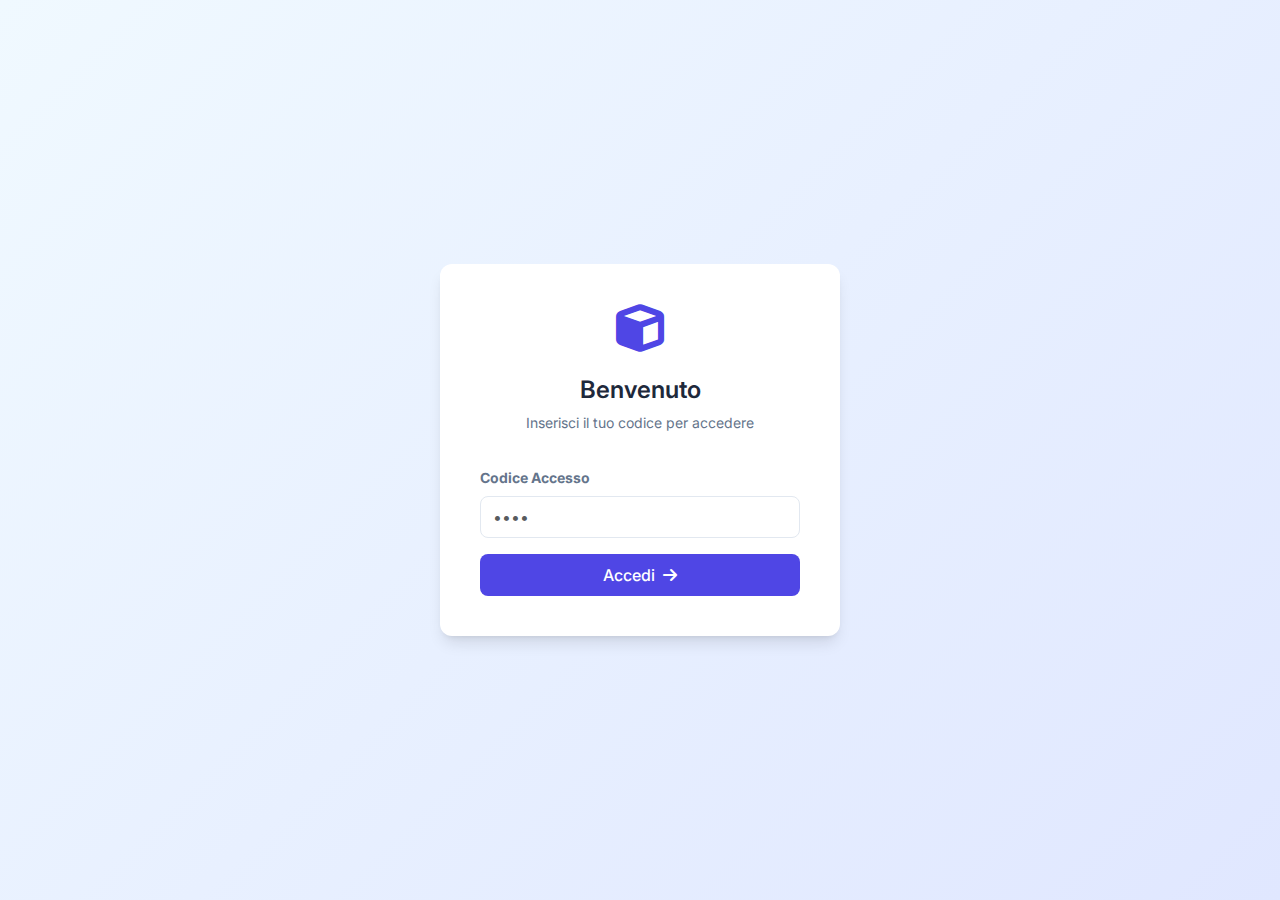
<file: index.html>
<!DOCTYPE html>
<html lang="it">
<head>
    <meta charset="UTF-8">
    <meta name="viewport" content="width=device-width, initial-scale=1.0">
    
    <!-- PWA Meta Tags -->
    <meta name="theme-color" content="#0d6efd">
    <meta name="apple-mobile-web-app-capable" content="yes">
    <meta name="apple-mobile-web-app-status-bar-style" content="default">
    <meta name="apple-mobile-web-app-title" content="Montarreda">
    <link rel="apple-touch-icon" href="static/icons/icon-192.png">
    <link rel="manifest" href="manifest.json">
    
    <title>Login - Montarreda</title>
    <link href="https://cdn.jsdelivr.net/npm/bootstrap@5.3.0/dist/css/bootstrap.min.css" rel="stylesheet">
    <link rel="stylesheet" href="https://cdnjs.cloudflare.com/ajax/libs/font-awesome/6.4.0/css/all.min.css">
    <link rel="stylesheet" href="static/css/style.css">
    
    <!-- Database and API -->
    <script src="static/js/db.js"></script>
    <script src="static/js/api.js"></script>
</head>
<body>
    <div class="login-container">
        <div class="login-card">
            <div class="mb-4">
                <i class="fas fa-cube fa-3x text-primary"></i>
            </div>
            <h2 class="login-title">Benvenuto</h2>
            <p class="login-subtitle">Inserisci il tuo codice per accedere</p>
            
            <div class="mb-3 text-start">
                <label for="code" class="form-label text-secondary small fw-bold">Codice Accesso</label>
                <input type="password" id="code" class="form-control" placeholder="••••">
            </div>
            
            <button class="btn btn-primary w-100 py-2" onclick="login()">
                Accedi <i class="fas fa-arrow-right ms-2"></i>
            </button>
        </div>
    </div>

    <script>
        async function login() {
            const code = document.getElementById("code").value;
            
            // Wait for DB to be ready
            if (!DB.db) {
                await new Promise(resolve => setTimeout(resolve, 500));
            }
            
            const result = await API.login(code);
            
            if (result.success) {
                window.location.href = "dashboard.html";
            } else {
                // Feedback visivo
                const input = document.getElementById("code");
                input.classList.add("is-invalid");
                input.value = "";
                input.placeholder = "Codice Errato";
                setTimeout(() => {
                    input.classList.remove("is-invalid");
                    input.placeholder = "••••";
                }, 2000);
            }
        }
        
        // Permetti login con tasto Invio
        document.getElementById("code").addEventListener("keypress", function(event) {
            if (event.key === "Enter") {
                login();
            }
        });
        
        // Registrazione Service Worker per PWA
        if ('serviceWorker' in navigator) {
            window.addEventListener('load', () => {
                navigator.serviceWorker.register('/sw.js')
                    .then(reg => console.log('[PWA] Service Worker registrato', reg))
                    .catch(err => console.log('[PWA] Errore registrazione SW', err));
            });
        }
    </script>
</body>
</html>
</file>
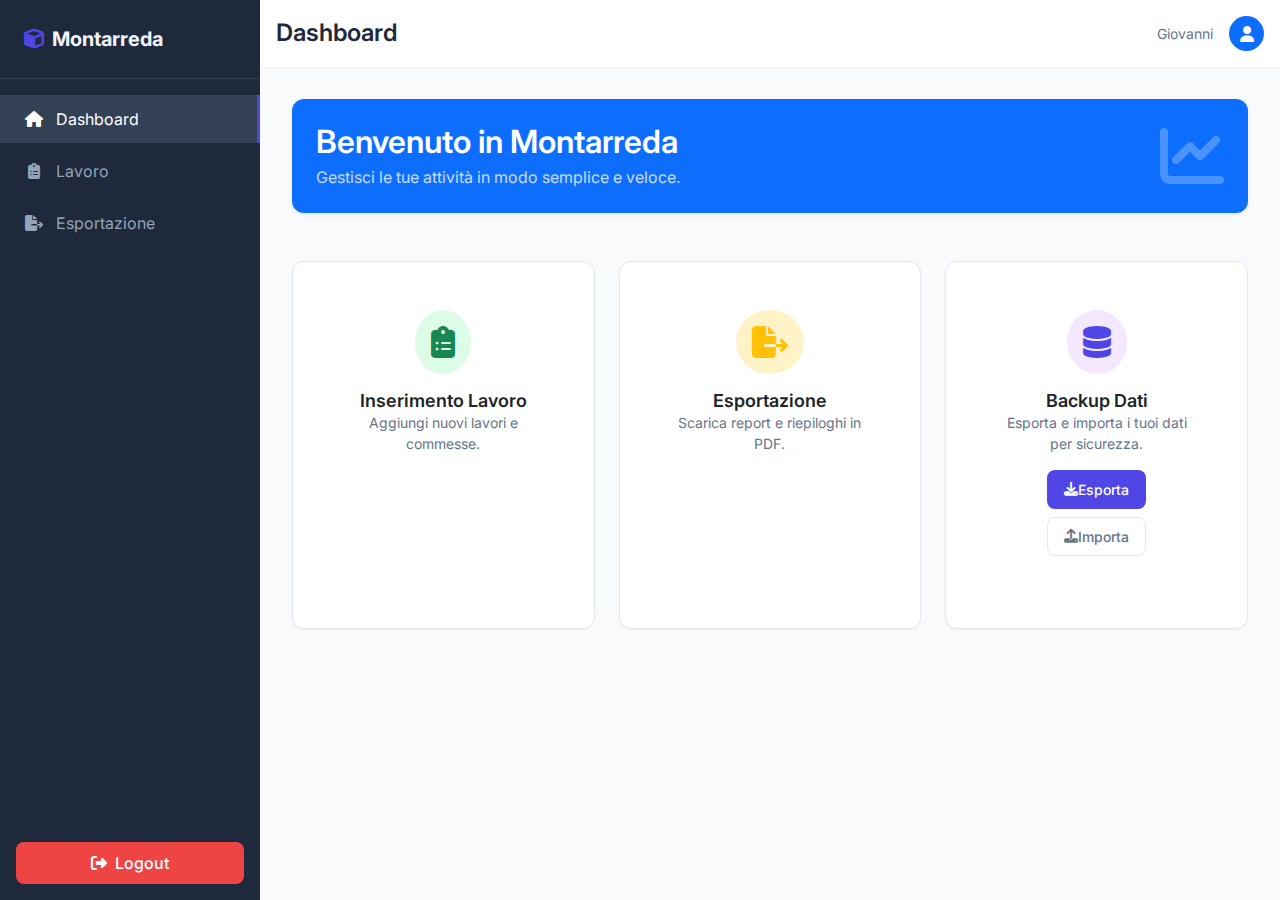
<file: dashboard.html>
<!DOCTYPE html>
<html lang="it">
<head>
    <meta charset="UTF-8">
    <meta name="viewport" content="width=device-width, initial-scale=1.0">
    
    <!-- PWA Meta Tags -->
    <meta name="theme-color" content="#0d6efd">
    <meta name="apple-mobile-web-app-capable" content="yes">
    <meta name="apple-mobile-web-app-status-bar-style" content="default">
    <meta name="apple-mobile-web-app-title" content="Montarreda">
    <link rel="apple-touch-icon" href="static/icons/icon-192.png">
    <link rel="manifest" href="manifest.json">
    
    <title>Dashboard - Montarreda</title>
    <link href="https://cdn.jsdelivr.net/npm/bootstrap@5.3.0/dist/css/bootstrap.min.css" rel="stylesheet">
    <link rel="stylesheet" href="https://cdnjs.cloudflare.com/ajax/libs/font-awesome/6.4.0/css/all.min.css">
    <link rel="stylesheet" href="static/css/style.css">
</head>
<body>

    <div class="dashboard-container">
        <!-- Sidebar -->
        <nav class="sidebar" id="sidebar">
            <div class="sidebar-header">
                <i class="fas fa-cube text-primary"></i> Montarreda
            </div>
            <ul class="sidebar-menu">
                <li class="nav-item">
                    <a href="dashboard.html" class="nav-link active">
                        <i class="fas fa-home"></i> Dashboard
                    </a>
                </li>
                <li class="nav-item">
                    <a href="lavoro.html" class="nav-link">
                        <i class="fas fa-clipboard-list"></i> Lavoro
                    </a>
                </li>
                <li class="nav-item">
                    <a href="esportazione.html" class="nav-link">
                        <i class="fas fa-file-export"></i> Esportazione
                    </a>
                </li>
            </ul>
            <div class="p-3">
                <button class="btn btn-danger w-100" onclick="logout()">
                    <i class="fas fa-sign-out-alt me-2"></i> Logout
                </button>
            </div>
        </nav>

        <!-- Main Content -->
        <div class="main-content">
            <!-- Topbar -->
            <div class="topbar">
                <div class="d-flex align-items-center">
                    <button class="btn btn-outline-secondary d-md-none me-3" onclick="toggleSidebar()">
                        <i class="fas fa-bars"></i>
                    </button>
                    <h4 class="m-0">Dashboard</h4>
                </div>
                <div class="d-flex align-items-center gap-3">
                    <span class="text-secondary small">Giovanni</span>
                    <div class="bg-primary text-white rounded-circle d-flex align-items-center justify-content-center" style="width: 35px; height: 35px;">
                        <i class="fas fa-user"></i>
                    </div>
                </div>
            </div>

            <!-- Page Content -->
            <div class="content-wrapper">
                <div class="row g-4">
                    <div class="col-md-12">
                        <div class="card border-0 shadow-sm bg-primary text-white p-4">
                            <div class="d-flex justify-content-between align-items-center">
                                <div>
                                    <h2 class="text-white mb-1">Benvenuto in Montarreda</h2>
                                    <p class="mb-0 opacity-75">Gestisci le tue attività in modo semplice e veloce.</p>
                                </div>
                                <i class="fas fa-chart-line fa-4x opacity-25"></i>
                            </div>
                        </div>
                    </div>
                    
                    <div class="col-12 col-md-6 col-lg-4">
                        <a href="lavoro.html" class="text-decoration-none">
                            <div class="card h-100 hover-shadow transition-all">
                                <div class="card-body text-center p-4">
                                    <div class="bg-green-50 text-success rounded-circle d-inline-flex p-3 mb-3" style="background-color: #dcfce7;">
                                        <i class="fas fa-clipboard-list fa-2x"></i>
                                    </div>
                                    <h5 class="card-title">Inserimento Lavoro</h5>
                                    <p class="text-secondary small">Aggiungi nuovi lavori e commesse.</p>
                                </div>
                            </div>
                        </a>
                    </div>
                    
                    <div class="col-12 col-md-6 col-lg-4">
                        <a href="esportazione.html" class="text-decoration-none">
                            <div class="card h-100 hover-shadow transition-all">
                                <div class="card-body text-center p-4">
                                    <div class="bg-orange-50 text-warning rounded-circle d-inline-flex p-3 mb-3" style="background-color: #fef3c7;">
                                        <i class="fas fa-file-export fa-2x"></i>
                                    </div>
                                    <h5 class="card-title">Esportazione</h5>
                                    <p class="text-secondary small">Scarica report e riepiloghi in PDF.</p>
                                </div>
                            </div>
                        </a>
                    </div>
                    
                    <div class="col-md-6 col-lg-4">
                        <div class="card h-100">
                            <div class="card-body text-center p-4">
                                <div class="bg-purple-50 text-primary rounded-circle d-inline-flex p-3 mb-3" style="background-color: #f3e8ff;">
                                    <i class="fas fa-database fa-2x"></i>
                                </div>
                                <h5 class="card-title">Backup Dati</h5>
                                <p class="text-secondary small mb-3">Esporta e importa i tuoi dati per sicurezza.</p>
                                <div class="d-flex gap-2 justify-content-center flex-wrap">
                                    <button onclick="esportaDati()" class="btn btn-primary btn-sm">
                                        <i class="fas fa-download"></i> Esporta
                                    </button>
                                    <label for="importFile" class="btn btn-outline-secondary btn-sm mb-0" style="cursor: pointer;">
                                        <i class="fas fa-upload"></i> Importa
                                    </label>
                                    <input type="file" id="importFile" accept=".json" style="display: none;" onchange="importaDati(event)">
                                </div>
                            </div>
                        </div>
                    </div>
                </div>
            </div>
        </div>
    </div>

    <!-- Database and API - DEVONO essere caricati PRIMA degli script inline -->
    <script src="static/js/db.js"></script>
    <script src="static/js/api.js"></script>

    <script>
        async function esportaDati() {
            try {
                const result = await API.exportData();
                if (result.success) {
                    alert('✅ ' + result.message);
                }
            } catch (error) {
                console.error('Errore export:', error);
                alert('❌ Errore durante l\'esportazione dei dati');
            }
        }

        async function importaDati(event) {
            const file = event.target.files[0];
            if (!file) return;

            try {
                const result = await API.importData(file);
                if (result.success) {
                    alert('✅ ' + result.message);
                    // Reload page to show new data
                    setTimeout(() => window.location.reload(), 1000);
                } else {
                    alert('ℹ️ ' + result.message);
                }
            } catch (error) {
                console.error('Errore import:', error);
                alert('❌ Errore durante l\'importazione: ' + error.message);
            } finally {
                // Reset file input
                event.target.value = '';
            }
        }

        function logout() {
            localStorage.removeItem("currentUser");
            window.location.href = "index.html";
        }

        function toggleSidebar() {
            document.getElementById("sidebar").classList.toggle("open");
        }
        
        // Registrazione Service Worker per PWA
        if ('serviceWorker' in navigator) {
            window.addEventListener('load', () => {
                // Usa path relativo per GitHub Pages
                navigator.serviceWorker.register('./sw.js')
                    .then(reg => console.log('[PWA] Service Worker registrato', reg))
                    .catch(err => console.log('[PWA] Errore registrazione SW', err));
            });
        }
    </script>

</body>
</html>
</file>
<file: static/css/style.css>
/* Import Font Inter */
@import url('https://fonts.googleapis.com/css2?family=Inter:wght@300;400;500;600;700&display=swap');

:root {
    --primary-color: #4f46e5; /* Indigo 600 */
    --primary-hover: #4338ca; /* Indigo 700 */
    --secondary-color: #64748b; /* Slate 500 */
    --background-color: #f8fafc; /* Slate 50 */
    --surface-color: #ffffff;
    --text-primary: #1e293b; /* Slate 800 */
    --text-secondary: #64748b; /* Slate 500 */
    --border-color: #e2e8f0; /* Slate 200 */
    --sidebar-bg: #1e293b; /* Slate 800 */
    --sidebar-text: #f1f5f9; /* Slate 100 */
    --sidebar-hover: #334155; /* Slate 700 */
    --success-color: #10b981;
    --danger-color: #ef4444;
    --warning-color: #f59e0b;
    --shadow-sm: 0 1px 2px 0 rgb(0 0 0 / 0.05);
    --shadow-md: 0 4px 6px -1px rgb(0 0 0 / 0.1), 0 2px 4px -2px rgb(0 0 0 / 0.1);
    --shadow-lg: 0 10px 15px -3px rgb(0 0 0 / 0.1), 0 4px 6px -4px rgb(0 0 0 / 0.1);
    --radius-md: 0.5rem;
    --radius-lg: 0.75rem;
}

body {
    font-family: 'Inter', sans-serif;
    background-color: var(--background-color);
    color: var(--text-primary);
    margin: 0;
    padding: 0;
    -webkit-font-smoothing: antialiased;
}

h1, h2, h3, h4, h5, h6 {
    font-weight: 600;
    color: var(--text-primary);
    margin-bottom: 1rem;
}

a {
    text-decoration: none;
    color: inherit;
    transition: color 0.2s;
}

/* Utilities */
.text-primary { color: var(--primary-color) !important; }
.text-secondary { color: var(--text-secondary) !important; }
.bg-surface { background-color: var(--surface-color); }
.shadow-sm { box-shadow: var(--shadow-sm); }
.shadow-md { box-shadow: var(--shadow-md); }
.rounded-lg { border-radius: var(--radius-lg); }

/* Buttons */
.btn {
    display: inline-flex;
    align-items: center;
    justify-content: center;
    padding: 0.5rem 1rem;
    font-weight: 500;
    border-radius: var(--radius-md);
    transition: all 0.2s;
    border: 1px solid transparent;
    cursor: pointer;
}

.btn-primary {
    background-color: var(--primary-color);
    color: white;
}

.btn-primary:hover {
    background-color: var(--primary-hover);
}

.btn-danger {
    background-color: var(--danger-color);
    color: white;
}

.btn-outline-secondary {
    background-color: transparent;
    border-color: var(--border-color);
    color: var(--text-secondary);
}

.btn-outline-secondary:hover {
    background-color: var(--background-color);
    color: var(--text-primary);
}

/* Forms */
.form-control {
    display: block;
    width: 100%;
    padding: 0.5rem 0.75rem;
    font-size: 1rem;
    line-height: 1.5;
    color: var(--text-primary);
    background-color: var(--surface-color);
    background-clip: padding-box;
    border: 1px solid var(--border-color);
    border-radius: var(--radius-md);
    transition: border-color 0.15s ease-in-out, box-shadow 0.15s ease-in-out;
}

.form-control:focus {
    border-color: var(--primary-color);
    outline: 0;
    box-shadow: 0 0 0 3px rgba(79, 70, 229, 0.1);
}

/* Login Page */
.login-container {
    min-height: 100vh;
    display: flex;
    align-items: center;
    justify-content: center;
    background: linear-gradient(135deg, #f0f9ff 0%, #e0e7ff 100%);
}

.login-card {
    background: var(--surface-color);
    padding: 2.5rem;
    border-radius: var(--radius-lg);
    box-shadow: var(--shadow-lg);
    width: 100%;
    max-width: 400px;
    text-align: center;
}

.login-title {
    font-size: 1.5rem;
    margin-bottom: 0.5rem;
}

.login-subtitle {
    color: var(--text-secondary);
    margin-bottom: 2rem;
    font-size: 0.875rem;
}

/* Layout Dashboard */
.dashboard-container {
    display: flex;
    min-height: 100vh;
}

.sidebar {
    width: 260px;
    background-color: var(--sidebar-bg);
    color: var(--sidebar-text);
    display: flex;
    flex-direction: column;
    position: fixed;
    height: 100vh;
    transition: width 0.3s;
    z-index: 1000;
}

.sidebar-header {
    padding: 1.5rem;
    font-size: 1.25rem;
    font-weight: 700;
    border-bottom: 1px solid rgba(255,255,255,0.1);
    display: flex;
    align-items: center;
    gap: 0.5rem;
}

.sidebar-menu {
    flex: 1;
    padding: 1rem 0;
    list-style: none;
    margin: 0;
}

.nav-item {
    margin-bottom: 0.25rem;
}

.nav-link {
    display: flex;
    align-items: center;
    padding: 0.75rem 1.5rem;
    color: #94a3b8;
    transition: all 0.2s;
    gap: 0.75rem;
}

.nav-link:hover, .nav-link.active {
    color: white;
    background-color: var(--sidebar-hover);
    border-right: 3px solid var(--primary-color);
}

.nav-link i {
    width: 20px;
    text-align: center;
}

.main-content {
    flex: 1;
    margin-left: 260px;
    background-color: var(--background-color);
    display: flex;
    flex-direction: column;
}

.topbar {
    background-color: var(--surface-color);
    padding: 1rem 2rem;
    display: flex;
    justify-content: space-between;
    align-items: center;
    box-shadow: var(--shadow-sm);
    position: sticky;
    top: 0;
    z-index: 900;
}

.content-wrapper {
    padding: 2rem;
}

/* Cards */
.card {
    background-color: var(--surface-color);
    border-radius: var(--radius-lg);
    box-shadow: var(--shadow-sm);
    border: 1px solid var(--border-color);
    padding: 1.5rem;
    margin-bottom: 1.5rem;
}

.card-header {
    display: flex;
    justify-content: space-between;
    align-items: center;
    margin-bottom: 1.5rem;
    border-bottom: 1px solid var(--border-color);
    padding-bottom: 1rem;
}

.card-title {
    font-size: 1.125rem;
    margin: 0;
}

/* Tables */
.table-responsive {
    overflow-x: auto;
}

.table {
    width: 100%;
    border-collapse: collapse;
    font-size: 0.875rem;
}

.table th {
    text-align: left;
    padding: 0.75rem 1rem;
    background-color: #f1f5f9;
    color: var(--text-secondary);
    font-weight: 600;
    text-transform: uppercase;
    font-size: 0.75rem;
    letter-spacing: 0.05em;
}

.table td {
    padding: 0.75rem 1rem;
    border-bottom: 1px solid var(--border-color);
    color: var(--text-primary);
}

.table tr:last-child td {
    border-bottom: none;
}

.table tr:hover {
    background-color: #f8fafc;
}

/* Nav Tabs in Cards */
.card-header-tabs {
    margin-bottom: 0;
    border-bottom: none;
}

.card-header-tabs .nav-link {
    border: none;
    border-bottom: 2px solid transparent;
    color: var(--text-secondary);
    padding: 0.75rem 1.5rem;
    transition: all 0.2s;
    background: transparent;
}

.card-header-tabs .nav-link:hover {
    color: var(--primary-color);
    border-bottom-color: var(--primary-color);
    background: transparent;
}

.card-header-tabs .nav-link.active {
    color: var(--primary-color);
    border-bottom-color: var(--primary-color);
    background: transparent;
    font-weight: 600;
}

/* Hover effects */
.hover-shadow {
    transition: box-shadow 0.3s ease;
}

.hover-shadow:hover {
    box-shadow: var(--shadow-md) !important;
}

.transition-all {
    transition: all 0.2s ease;
}

/* Responsive */
@media (max-width: 768px) {
    .sidebar {
        width: 0;
        overflow: hidden;
    }
    
    .sidebar.open {
        width: 260px;
    }
    
    .main-content {
        margin-left: 0;
    }
    
    .content-wrapper {
        padding: 1rem;
    }
    
    .topbar {
        padding: 0.75rem 1rem;
    }
    
    /* Better touch targets on mobile */
    .btn {
        min-height: 44px;
        padding: 0.75rem 1.25rem;
    }
    
    .form-control, .form-select {
        min-height: 44px;
        font-size: 16px; /* Prevents zoom on iOS */
    }
    
    /* Card spacing */
    .card {
        padding: 1rem;
        margin-bottom: 1rem;
    }
    
    /* Table improvements */
    .table {
        font-size: 0.8125rem;
    }
    
    .table th, .table td {
        padding: 0.5rem;
    }
    
    /* Dashboard cards */
    .col-md-6, .col-md-4 {
        margin-bottom: 1rem;
    }
}

/* iPhone specific optimizations */
@media (max-width: 480px) {
    .login-card {
        padding: 2rem 1.5rem;
        margin: 1rem;
    }
    
    .card-header {
        flex-direction: column;
        align-items: flex-start;
        gap: 0.75rem;
    }
    
    /* Stack form controls vertically */
    .row.g-3 {
        gap: 0.75rem !important;
    }
    
    .col-auto {
        width: 100%;
    }
    
    /* Better table on small screens */
    .table-responsive {
        border-radius: var(--radius-md);
        overflow-x: auto;
        -webkit-overflow-scrolling: touch;
    }
    
    /* Larger text for readability */
    body {
        font-size: 15px;
    }
    
    h4 {
        font-size: 1.25rem;
    }
    
    .card-title {
        font-size: 1rem;
    }
}

/* iPad specific optimizations */
@media (min-width: 768px) and (max-width: 1024px) {
    .content-wrapper {
        padding: 1.5rem;
    }
    
    .col-md-6 {
        flex: 0 0 50%;
        max-width: 50%;
    }
}

/* iOS safe area support */
@supports (padding: max(0px)) {
    body {
        padding-left: env(safe-area-inset-left);
        padding-right: env(safe-area-inset-right);
    }
    
    .topbar {
        padding-left: max(1rem, env(safe-area-inset-left));
        padding-right: max(1rem, env(safe-area-inset-right));
    }
    
    .sidebar {
        padding-left: env(safe-area-inset-left);
    }
}

/* Prevent text selection on buttons (better UX on mobile) */
.btn, .nav-link {
    -webkit-user-select: none;
    user-select: none;
    -webkit-tap-highlight-color: transparent;
}

/* Smooth scrolling */
html {
    scroll-behavior: smooth;
}

/* Better focus states for accessibility */
.form-control:focus,
.form-select:focus,
.btn:focus {
    outline: 2px solid var(--primary-color);
    outline-offset: 2px;
}
</file>
